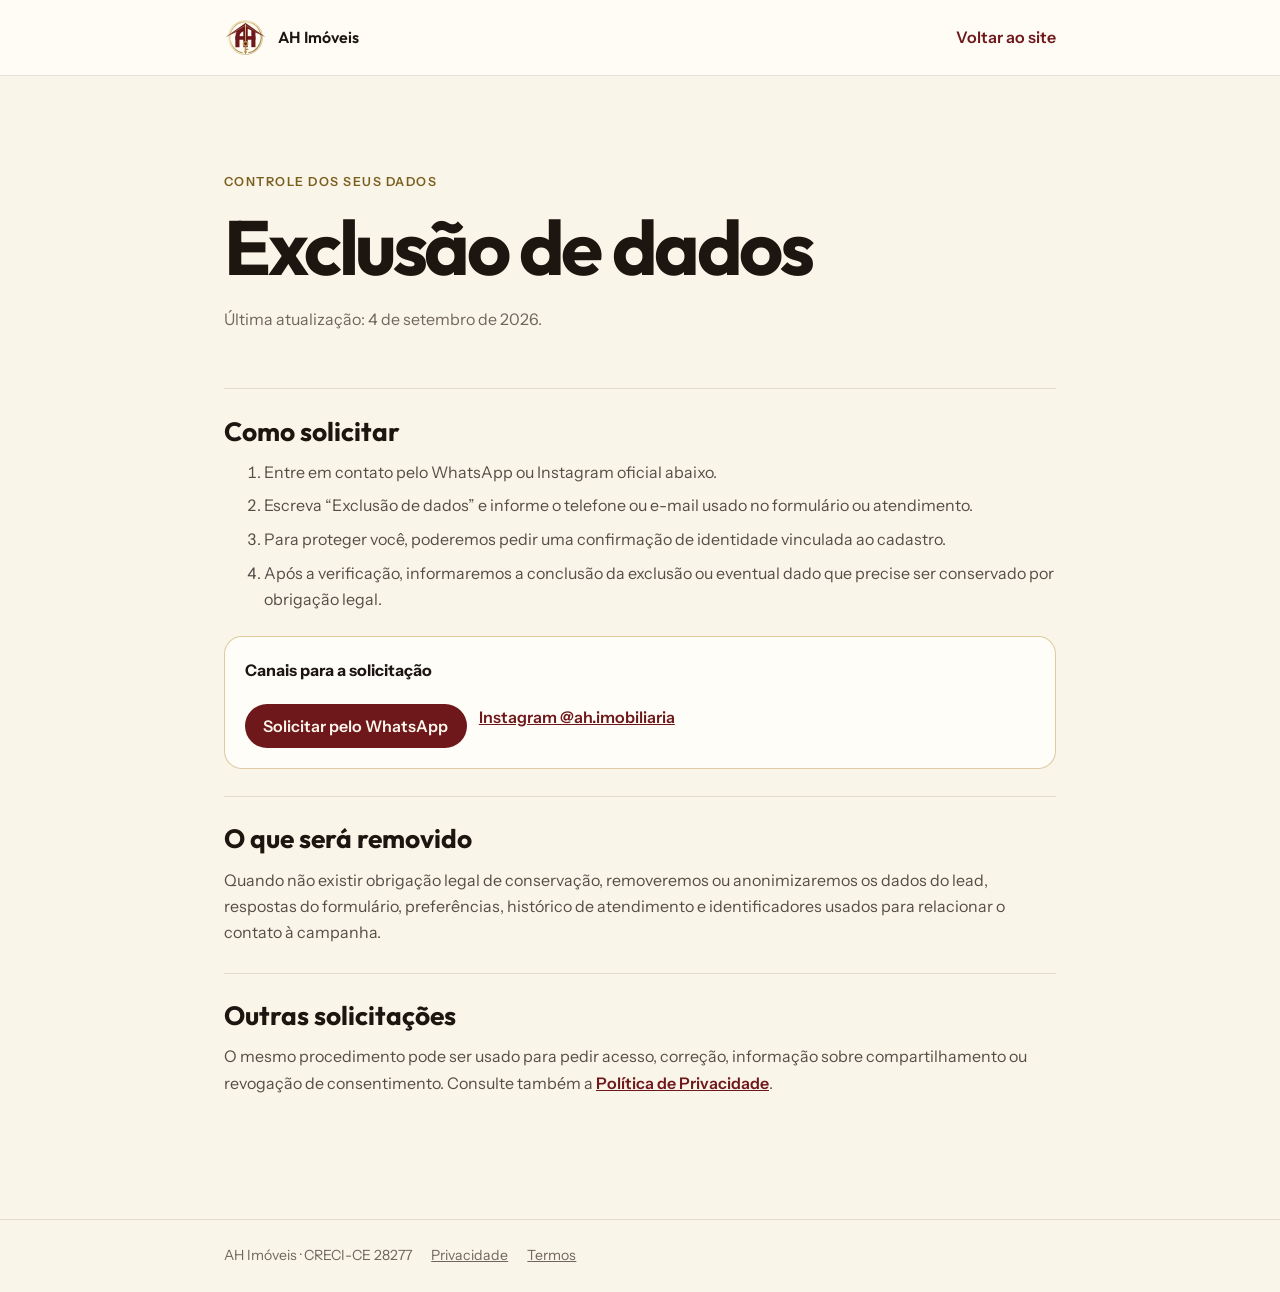
<file: exclusao-de-dados.html>
<!doctype html>
<html lang="pt-BR">
<head>
  <meta charset="utf-8">
  <meta name="viewport" content="width=device-width, initial-scale=1">
  <title>Exclusão de Dados | AH Imóveis</title>
  <meta name="description" content="Instruções para solicitar acesso, correção ou exclusão de dados na AH Imóveis.">
  <meta name="theme-color" content="#6e181b">
  <meta name="color-scheme" content="light">
  <link rel="icon" href="favicon.svg" type="image/svg+xml">
  <link rel="preconnect" href="https://fonts.googleapis.com">
  <link rel="preconnect" href="https://fonts.gstatic.com" crossorigin>
  <link rel="stylesheet" href="https://fonts.googleapis.com/css2?family=Outfit:wght@400;500;600&family=Instrument+Sans:ital,wght@0,400;0,500;0,600;1,400&display=swap">
  <link rel="stylesheet" href="css/tokens.css">
  <link rel="stylesheet" href="css/legal.css">
</head>
<body>
  <header class="legal-topo"><div class="legal-topo__dentro"><a class="legal-marca" href="index.html"><img src="marca.svg" alt=""><span>AH Imóveis</span></a><a class="legal-voltar" href="index.html">Voltar ao site</a></div></header>
  <main class="legal-conteudo">
    <p class="legal-selo">Controle dos seus dados</p>
    <h1>Exclusão de dados</h1>
    <p class="legal-atualizacao">Última atualização: 4 de setembro de 2026.</p>
    <section class="legal-bloco">
      <h2>Como solicitar</h2>
      <ol>
        <li>Entre em contato pelo WhatsApp ou Instagram oficial abaixo.</li>
        <li>Escreva “Exclusão de dados” e informe o telefone ou e-mail usado no formulário ou atendimento.</li>
        <li>Para proteger você, poderemos pedir uma confirmação de identidade vinculada ao cadastro.</li>
        <li>Após a verificação, informaremos a conclusão da exclusão ou eventual dado que precise ser conservado por obrigação legal.</li>
      </ol>
      <div class="legal-destaque">
        <strong>Canais para a solicitação</strong>
        <div class="legal-acoes">
          <a class="legal-botao" href="https://wa.me/558599928999">Solicitar pelo WhatsApp</a>
          <a href="https://www.instagram.com/ah.imobiliaria/">Instagram @ah.imobiliaria</a>
        </div>
      </div>
    </section>
    <section class="legal-bloco"><h2>O que será removido</h2><p>Quando não existir obrigação legal de conservação, removeremos ou anonimizaremos os dados do lead, respostas do formulário, preferências, histórico de atendimento e identificadores usados para relacionar o contato à campanha.</p></section>
    <section class="legal-bloco"><h2>Outras solicitações</h2><p>O mesmo procedimento pode ser usado para pedir acesso, correção, informação sobre compartilhamento ou revogação de consentimento. Consulte também a <a href="privacidade.html">Política de Privacidade</a>.</p></section>
  </main>
  <footer class="legal-rodape"><div class="legal-rodape__dentro"><span>AH Imóveis · CRECI-CE 28277</span><a href="privacidade.html">Privacidade</a><a href="termos.html">Termos</a></div></footer>
</body>
</html>
</file>
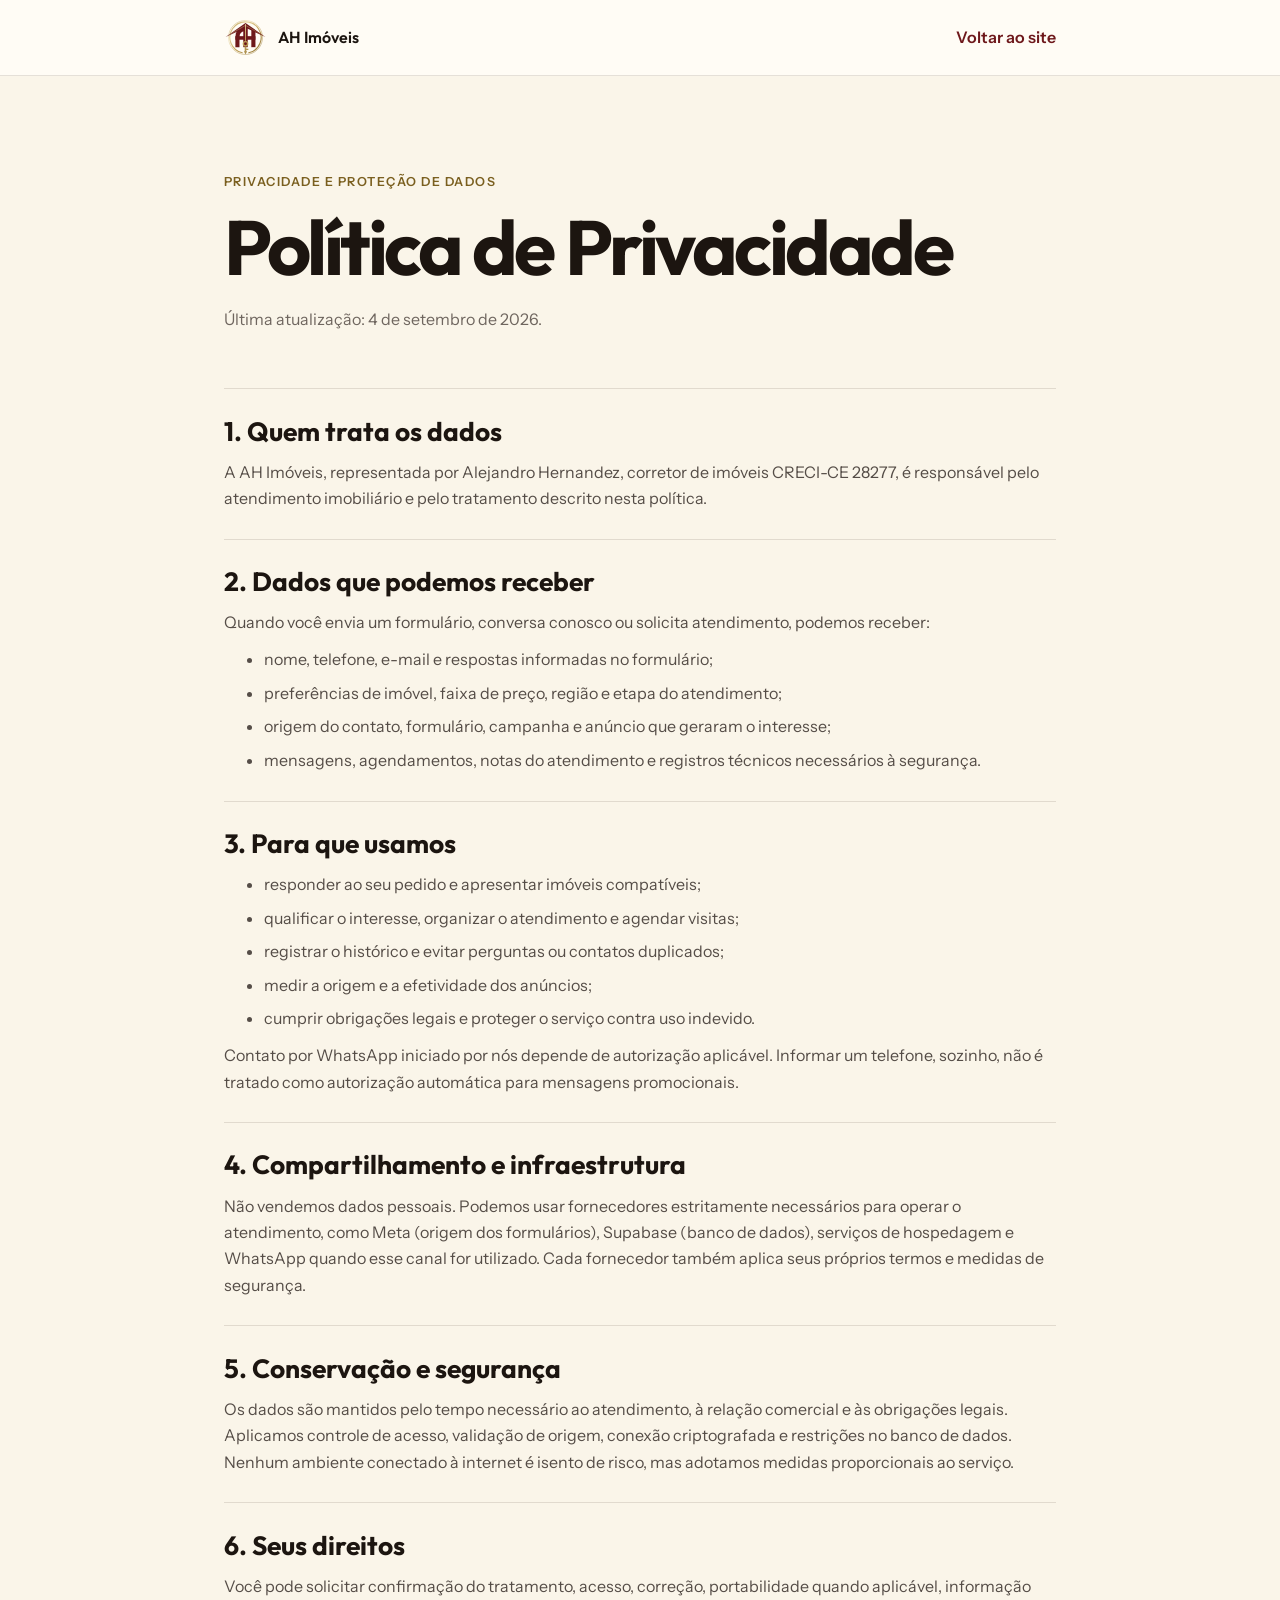
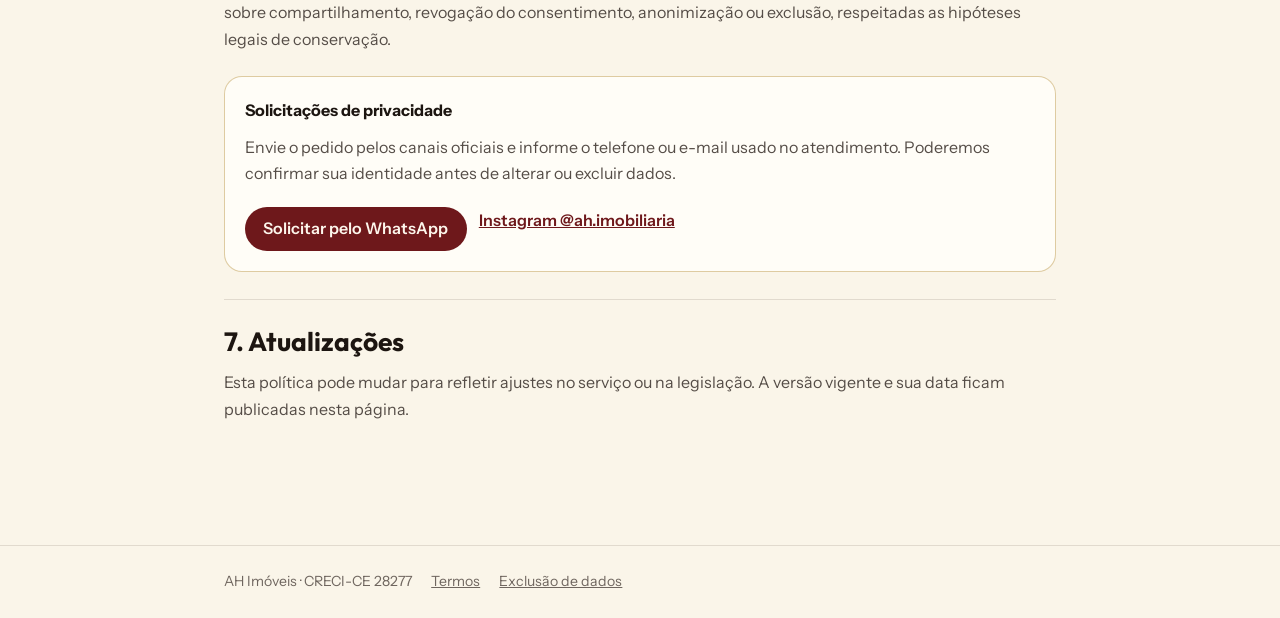
<file: privacidade.html>
<!doctype html>
<html lang="pt-BR">
<head>
  <meta charset="utf-8">
  <meta name="viewport" content="width=device-width, initial-scale=1">
  <title>Política de Privacidade | AH Imóveis</title>
  <meta name="description" content="Política de privacidade da AH Imóveis para o site, formulários de anúncios e atendimento.">
  <meta name="theme-color" content="#6e181b">
  <meta name="color-scheme" content="light">
  <link rel="icon" href="favicon.svg" type="image/svg+xml">
  <link rel="preconnect" href="https://fonts.googleapis.com">
  <link rel="preconnect" href="https://fonts.gstatic.com" crossorigin>
  <link rel="stylesheet" href="https://fonts.googleapis.com/css2?family=Outfit:wght@400;500;600&family=Instrument+Sans:ital,wght@0,400;0,500;0,600;1,400&display=swap">
  <link rel="stylesheet" href="css/tokens.css">
  <link rel="stylesheet" href="css/legal.css">
</head>
<body>
  <header class="legal-topo">
    <div class="legal-topo__dentro">
      <a class="legal-marca" href="index.html"><img src="marca.svg" alt=""><span>AH Imóveis</span></a>
      <a class="legal-voltar" href="index.html">Voltar ao site</a>
    </div>
  </header>
  <main class="legal-conteudo">
    <p class="legal-selo">Privacidade e proteção de dados</p>
    <h1>Política de Privacidade</h1>
    <p class="legal-atualizacao">Última atualização: 4 de setembro de 2026.</p>

    <section class="legal-bloco">
      <h2>1. Quem trata os dados</h2>
      <p>A AH Imóveis, representada por Alejandro Hernandez, corretor de imóveis CRECI-CE 28277, é responsável pelo atendimento imobiliário e pelo tratamento descrito nesta política.</p>
    </section>
    <section class="legal-bloco">
      <h2>2. Dados que podemos receber</h2>
      <p>Quando você envia um formulário, conversa conosco ou solicita atendimento, podemos receber:</p>
      <ul>
        <li>nome, telefone, e-mail e respostas informadas no formulário;</li>
        <li>preferências de imóvel, faixa de preço, região e etapa do atendimento;</li>
        <li>origem do contato, formulário, campanha e anúncio que geraram o interesse;</li>
        <li>mensagens, agendamentos, notas do atendimento e registros técnicos necessários à segurança.</li>
      </ul>
    </section>
    <section class="legal-bloco">
      <h2>3. Para que usamos</h2>
      <ul>
        <li>responder ao seu pedido e apresentar imóveis compatíveis;</li>
        <li>qualificar o interesse, organizar o atendimento e agendar visitas;</li>
        <li>registrar o histórico e evitar perguntas ou contatos duplicados;</li>
        <li>medir a origem e a efetividade dos anúncios;</li>
        <li>cumprir obrigações legais e proteger o serviço contra uso indevido.</li>
      </ul>
      <p>Contato por WhatsApp iniciado por nós depende de autorização aplicável. Informar um telefone, sozinho, não é tratado como autorização automática para mensagens promocionais.</p>
    </section>
    <section class="legal-bloco">
      <h2>4. Compartilhamento e infraestrutura</h2>
      <p>Não vendemos dados pessoais. Podemos usar fornecedores estritamente necessários para operar o atendimento, como Meta (origem dos formulários), Supabase (banco de dados), serviços de hospedagem e WhatsApp quando esse canal for utilizado. Cada fornecedor também aplica seus próprios termos e medidas de segurança.</p>
    </section>
    <section class="legal-bloco">
      <h2>5. Conservação e segurança</h2>
      <p>Os dados são mantidos pelo tempo necessário ao atendimento, à relação comercial e às obrigações legais. Aplicamos controle de acesso, validação de origem, conexão criptografada e restrições no banco de dados. Nenhum ambiente conectado à internet é isento de risco, mas adotamos medidas proporcionais ao serviço.</p>
    </section>
    <section class="legal-bloco">
      <h2>6. Seus direitos</h2>
      <p>Você pode solicitar confirmação do tratamento, acesso, correção, portabilidade quando aplicável, informação sobre compartilhamento, revogação do consentimento, anonimização ou exclusão, respeitadas as hipóteses legais de conservação.</p>
      <div class="legal-destaque">
        <strong>Solicitações de privacidade</strong>
        <p>Envie o pedido pelos canais oficiais e informe o telefone ou e-mail usado no atendimento. Poderemos confirmar sua identidade antes de alterar ou excluir dados.</p>
        <div class="legal-acoes">
          <a class="legal-botao" href="https://wa.me/558599928999">Solicitar pelo WhatsApp</a>
          <a href="https://www.instagram.com/ah.imobiliaria/">Instagram @ah.imobiliaria</a>
        </div>
      </div>
    </section>
    <section class="legal-bloco">
      <h2>7. Atualizações</h2>
      <p>Esta política pode mudar para refletir ajustes no serviço ou na legislação. A versão vigente e sua data ficam publicadas nesta página.</p>
    </section>
  </main>
  <footer class="legal-rodape"><div class="legal-rodape__dentro"><span>AH Imóveis · CRECI-CE 28277</span><a href="termos.html">Termos</a><a href="exclusao-de-dados.html">Exclusão de dados</a></div></footer>
</body>
</html>
</file>
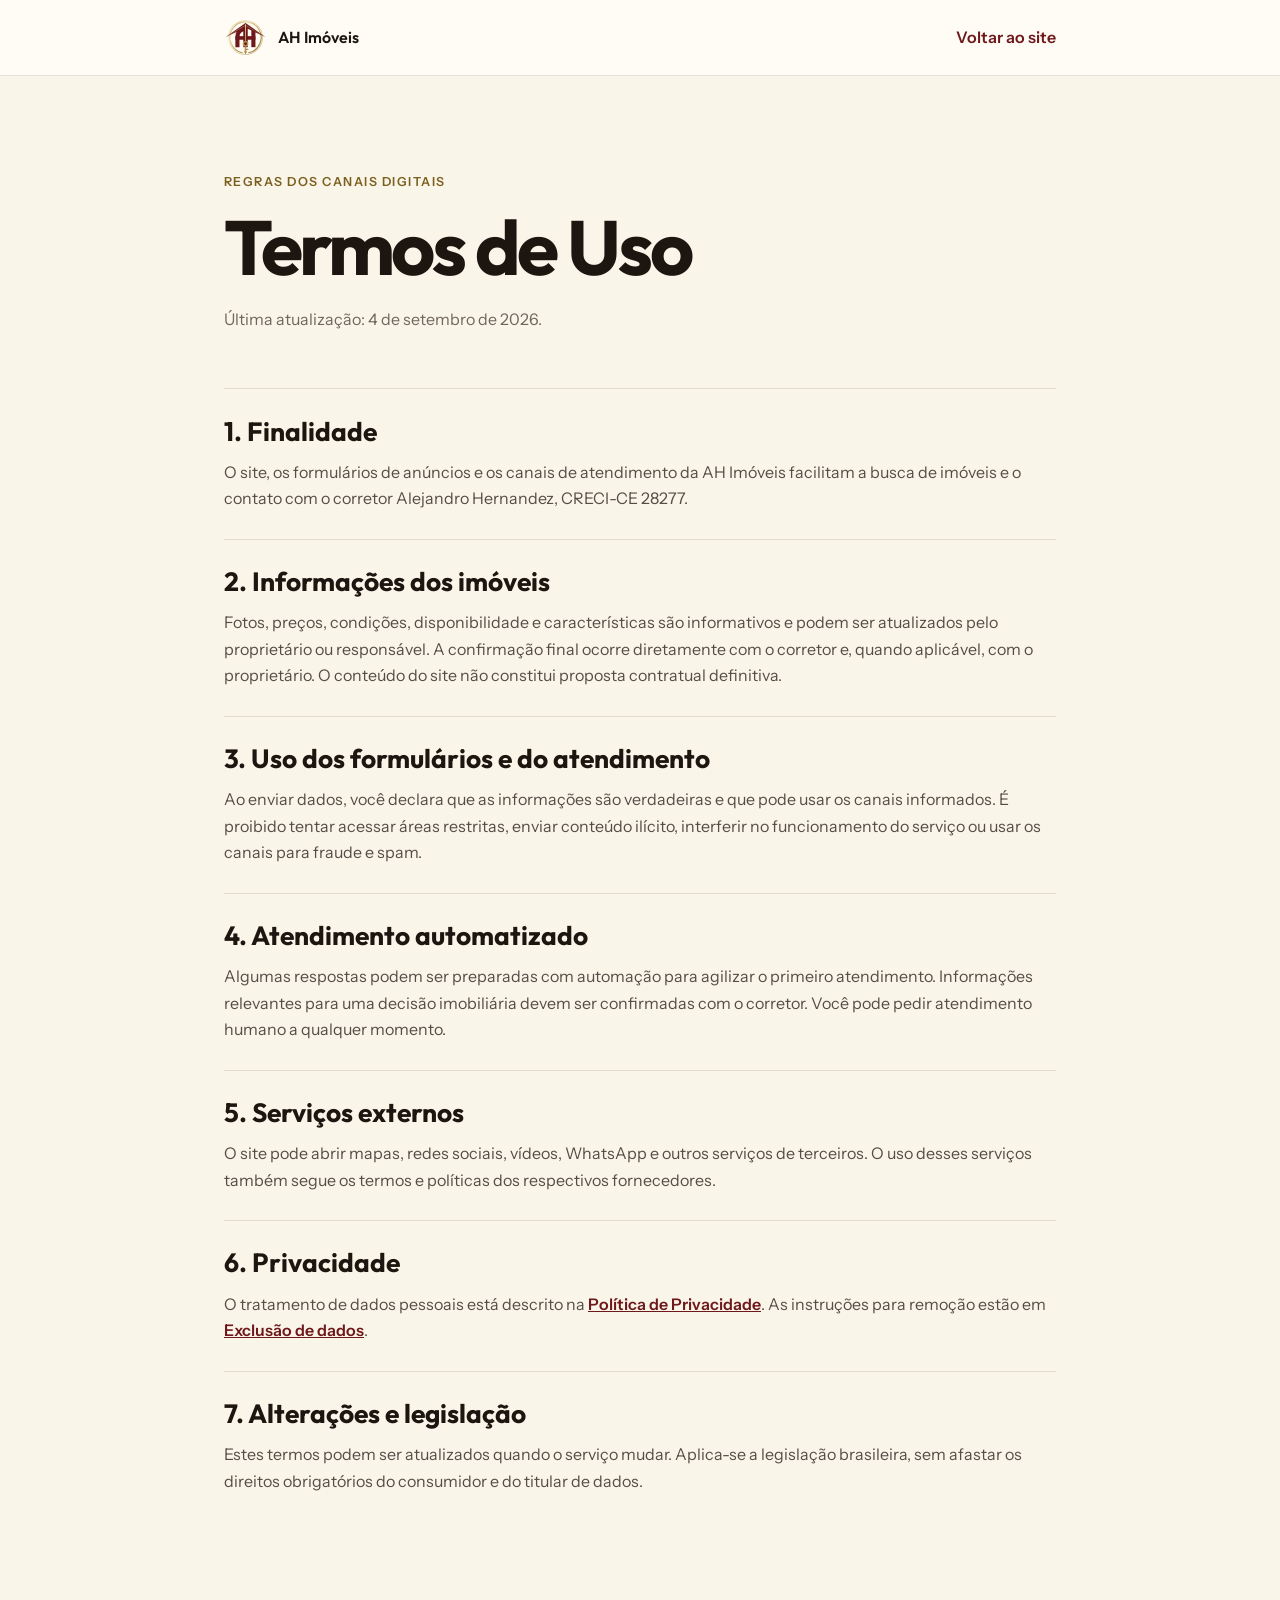
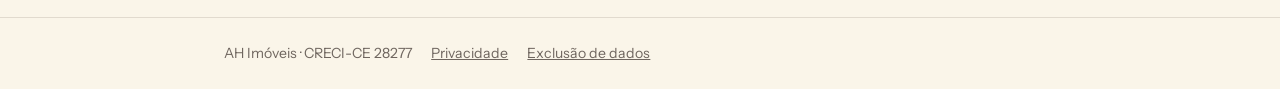
<file: termos.html>
<!doctype html>
<html lang="pt-BR">
<head>
  <meta charset="utf-8">
  <meta name="viewport" content="width=device-width, initial-scale=1">
  <title>Termos de Uso | AH Imóveis</title>
  <meta name="description" content="Termos de uso do site e dos canais digitais da AH Imóveis.">
  <meta name="theme-color" content="#6e181b">
  <meta name="color-scheme" content="light">
  <link rel="icon" href="favicon.svg" type="image/svg+xml">
  <link rel="preconnect" href="https://fonts.googleapis.com">
  <link rel="preconnect" href="https://fonts.gstatic.com" crossorigin>
  <link rel="stylesheet" href="https://fonts.googleapis.com/css2?family=Outfit:wght@400;500;600&family=Instrument+Sans:ital,wght@0,400;0,500;0,600;1,400&display=swap">
  <link rel="stylesheet" href="css/tokens.css">
  <link rel="stylesheet" href="css/legal.css">
</head>
<body>
  <header class="legal-topo"><div class="legal-topo__dentro"><a class="legal-marca" href="index.html"><img src="marca.svg" alt=""><span>AH Imóveis</span></a><a class="legal-voltar" href="index.html">Voltar ao site</a></div></header>
  <main class="legal-conteudo">
    <p class="legal-selo">Regras dos canais digitais</p>
    <h1>Termos de Uso</h1>
    <p class="legal-atualizacao">Última atualização: 4 de setembro de 2026.</p>
    <section class="legal-bloco"><h2>1. Finalidade</h2><p>O site, os formulários de anúncios e os canais de atendimento da AH Imóveis facilitam a busca de imóveis e o contato com o corretor Alejandro Hernandez, CRECI-CE 28277.</p></section>
    <section class="legal-bloco"><h2>2. Informações dos imóveis</h2><p>Fotos, preços, condições, disponibilidade e características são informativos e podem ser atualizados pelo proprietário ou responsável. A confirmação final ocorre diretamente com o corretor e, quando aplicável, com o proprietário. O conteúdo do site não constitui proposta contratual definitiva.</p></section>
    <section class="legal-bloco"><h2>3. Uso dos formulários e do atendimento</h2><p>Ao enviar dados, você declara que as informações são verdadeiras e que pode usar os canais informados. É proibido tentar acessar áreas restritas, enviar conteúdo ilícito, interferir no funcionamento do serviço ou usar os canais para fraude e spam.</p></section>
    <section class="legal-bloco"><h2>4. Atendimento automatizado</h2><p>Algumas respostas podem ser preparadas com automação para agilizar o primeiro atendimento. Informações relevantes para uma decisão imobiliária devem ser confirmadas com o corretor. Você pode pedir atendimento humano a qualquer momento.</p></section>
    <section class="legal-bloco"><h2>5. Serviços externos</h2><p>O site pode abrir mapas, redes sociais, vídeos, WhatsApp e outros serviços de terceiros. O uso desses serviços também segue os termos e políticas dos respectivos fornecedores.</p></section>
    <section class="legal-bloco"><h2>6. Privacidade</h2><p>O tratamento de dados pessoais está descrito na <a href="privacidade.html">Política de Privacidade</a>. As instruções para remoção estão em <a href="exclusao-de-dados.html">Exclusão de dados</a>.</p></section>
    <section class="legal-bloco"><h2>7. Alterações e legislação</h2><p>Estes termos podem ser atualizados quando o serviço mudar. Aplica-se a legislação brasileira, sem afastar os direitos obrigatórios do consumidor e do titular de dados.</p></section>
  </main>
  <footer class="legal-rodape"><div class="legal-rodape__dentro"><span>AH Imóveis · CRECI-CE 28277</span><a href="privacidade.html">Privacidade</a><a href="exclusao-de-dados.html">Exclusão de dados</a></div></footer>
</body>
</html>
</file>
<file: css/tokens.css>
/* ==========================================================================
   Ah Imobiliária — tokens
   --------------------------------------------------------------------------
   Todo o visual do site sai daqui. As duas cores de marca foram amostradas no
   pixel da logo do Alejandro Hernandez (IMG-20251121-WA0000.jpg): o vinho das
   letras e o dourado do anel. Não são mais chute.

   REGRAS TRAVADAS (não quebrar em componente novo):
   1. Acento    → vermelho é a ÚNICA cor de ação. Dourado nunca vira botão.
   2. Dourado   → só fio, borda e detalhe. Nunca texto sobre fundo claro
                  (contraste 2.1:1, reprova em acessibilidade). Para texto
                  dourado existe --dourado-texto, que passa em AA.
   3. Raio      → cartão 18px, campo 12px, botão pílula. Sem exceção.
   4. Sombra    → sempre tingida no tom do fundo, nunca preto puro.
   5. TEMA ÚNICO CLARO. Não reintroduzir @media (prefers-color-scheme: dark)
                  em lugar nenhum deste projeto. Existia um tema escuro e ele
                  foi REMOVIDO a pedido do dono em 08/08/2026: pra sobreviver
                  ao fundo preto o vinho tinha que ser clareado até #cb4d52,
                  que lido sozinho é um salmão — não é a cor da marca. Como
                  quase todo mundo hoje usa o Windows no escuro, era ESSA a
                  versão que o cliente via. A logo dele é impressa num cartão
                  dourado; champanhe é o fundo dela, não uma preferência.
   ========================================================================== */

:root {
  /* ---- marca: amostrado no pixel da logo ---- */
  --marca-vermelho: #6e181b; /* vinho das letras */
  --marca-dourado: #c3a35c; /* meio do gradiente do anel */

  /* ---- derivadas do vermelho ---- */
  --vermelho: var(--marca-vermelho);
  --vermelho-escuro: #561417;
  --vermelho-fraco: rgba(110, 24, 27, 0.08);

  /* ---- derivadas do dourado ---- */
  --dourado: var(--marca-dourado);
  --dourado-fio: rgba(195, 163, 92, 0.55);
  --dourado-texto: #7a5f1f; /* 5,6:1 sobre --bg, passa em AA */
  /* Citação literal do degradê do cartão da logo: dourado nas bordas, claro no
     meio. Só o hero usa, e diluído — a arte original é forte porque tem 3cm de
     largura, uma tela inteira nesse tom vira parede de mostarda. */
  --hero-veu: linear-gradient(90deg,
    #ead9ae 0%, #f8f1dc 34%, #fefaef 50%, #f8f1dc 66%, #ead9ae 100%);

  /* Reflexo do dourado da logo, para varreduras e fios animados. */
  --dourado-brilho: linear-gradient(100deg,
    rgba(195, 163, 92, 0) 0%,
    rgba(231, 213, 157, 0.85) 45%,
    rgba(195, 163, 92, 0) 100%);

  /* ---- superfícies (modo claro) ----
     Champanhe, não branco. O fundo da arte da logo é um degradê dourado que
     vai de #c9ae6b nas bordas a #efdfa1 no centro; estas superfícies são essa
     mesma família bem diluída. Branco neutro deixava a logo parecer colada
     por cima do site em vez de pertencer a ele. */
  --bg: #faf5e9;
  --bg-alto: #fffdf7;
  --bg-fundo: #f0e6d0;
  --linha: rgba(40, 28, 12, 0.12);
  --linha-forte: rgba(40, 28, 12, 0.22);

  /* ---- tinta ---- */
  --tinta: #1c1510;
  --tinta-media: #554d47; /* 7,6:1 sobre --bg */
  /* Estava #7d746d, que dava 4,27:1 e reprovava em AA mesmo antes de o fundo
     esquentar. Escurecido até passar. */
  --tinta-fraca: #6f665f; /* 5,2:1 sobre --bg */
  --sobre-vermelho: #fdf6ec; /* creme, não branco: combina com o dourado */

  /* ---- raio ---- */
  --r-card: 18px;
  --r-campo: 12px;
  --r-btn: 999px;

  /* ---- sombra ---- */
  --sombra: 0 1px 2px rgba(23, 18, 15, 0.04), 0 12px 32px -14px rgba(23, 18, 15, 0.18);
  --sombra-alta: 0 2px 6px rgba(23, 18, 15, 0.06), 0 30px 64px -22px rgba(23, 18, 15, 0.3);

  /* ---- ritmo ---- */
  --largura: 1320px;
  --gutter: clamp(1.25rem, 4vw, 3.5rem);
  --pad-secao: clamp(5rem, 11vh, 8.5rem);

  /* ---- tipografia ---- */
  --fonte-display: 'Outfit', ui-sans-serif, system-ui, sans-serif;
  --fonte-texto: 'Instrument Sans', ui-sans-serif, system-ui, sans-serif;

  /* ---- movimento ---- */
  --ease: cubic-bezier(0.16, 1, 0.3, 1);
  --rapido: 0.22s var(--ease);
  --medio: 0.45s var(--ease);

  /* ---- camadas: toda a escala de z-index do site cabe aqui ---- */
  --z-mapa: 1;
  --z-flutuante: 10;
  --z-cabecalho: 50;
  --z-modal: 100;
  --z-grao: 200;
  --z-abertura: 300; /* acima do grão: a cortina cobre a página inteira */

  /* `light` sozinho, sem `dark`. Isto não é decoração: é o que impede o
     navegador de pintar de preto os controles nativos (select, scrollbar,
     campo de data) quando o sistema está no modo escuro. Sem esta linha o
     site fica claro e os <select> do filtro ficam pretos. */
  color-scheme: light;
}
</file>
<file: css/legal.css>
body {
  min-height: 100vh;
  margin: 0;
  background: var(--bg);
  color: var(--tinta);
  font-family: var(--fonte-texto);
  line-height: 1.65;
}

.legal-topo {
  border-bottom: 1px solid var(--linha);
  background: color-mix(in srgb, var(--bg-alto) 92%, transparent);
}

.legal-topo__dentro,
.legal-conteudo,
.legal-rodape__dentro {
  width: min(100% - 2.5rem, 52rem);
  margin-inline: auto;
}

.legal-topo__dentro {
  display: flex;
  align-items: center;
  justify-content: space-between;
  gap: 1rem;
  padding-block: 1rem;
}

.legal-marca {
  display: inline-flex;
  align-items: center;
  gap: .7rem;
  color: var(--tinta);
  font-family: var(--fonte-display);
  font-weight: 600;
  text-decoration: none;
}

.legal-marca img {
  width: 2.7rem;
  height: 2.7rem;
}

.legal-voltar {
  color: var(--vermelho);
  font-weight: 600;
  text-decoration: none;
}

.legal-conteudo {
  padding-block: clamp(3rem, 8vw, 6rem);
}

.legal-selo {
  margin: 0 0 .7rem;
  color: var(--dourado-texto);
  font-size: .78rem;
  font-weight: 600;
  letter-spacing: .12em;
  text-transform: uppercase;
}

h1,
h2 {
  font-family: var(--fonte-display);
  line-height: 1.12;
}

h1 {
  max-width: 15ch;
  margin: 0;
  font-size: clamp(2.35rem, 7vw, 4.8rem);
  letter-spacing: -.045em;
}

.legal-atualizacao {
  margin: 1rem 0 3.5rem;
  color: var(--tinta-fraca);
}

.legal-bloco {
  padding-block: 1.7rem;
  border-top: 1px solid var(--linha);
}

.legal-bloco h2 {
  margin: 0 0 .8rem;
  font-size: clamp(1.25rem, 3vw, 1.65rem);
}

.legal-bloco p,
.legal-bloco ul,
.legal-bloco ol {
  margin: .65rem 0 0;
  color: var(--tinta-media);
}

.legal-bloco li + li {
  margin-top: .45rem;
}

.legal-bloco a {
  color: var(--vermelho);
  font-weight: 600;
}

.legal-destaque {
  margin-top: 1.5rem;
  padding: 1.25rem;
  border: 1px solid var(--dourado-fio);
  border-radius: var(--r-card);
  background: var(--bg-alto);
}

.legal-acoes {
  display: flex;
  flex-wrap: wrap;
  gap: .75rem;
  margin-top: 1.25rem;
}

.legal-botao {
  display: inline-flex;
  min-height: 2.75rem;
  align-items: center;
  padding-inline: 1.15rem;
  border-radius: var(--r-btn);
  background: var(--vermelho);
  color: var(--sobre-vermelho) !important;
  text-decoration: none;
}

.legal-rodape {
  border-top: 1px solid var(--linha);
}

.legal-rodape__dentro {
  display: flex;
  flex-wrap: wrap;
  gap: .7rem 1.2rem;
  padding-block: 1.5rem;
  color: var(--tinta-fraca);
  font-size: .88rem;
}

.legal-rodape a {
  color: inherit;
}

@media (max-width: 34rem) {
  .legal-topo__dentro {
    align-items: flex-start;
    flex-direction: column;
  }
}
</file>
